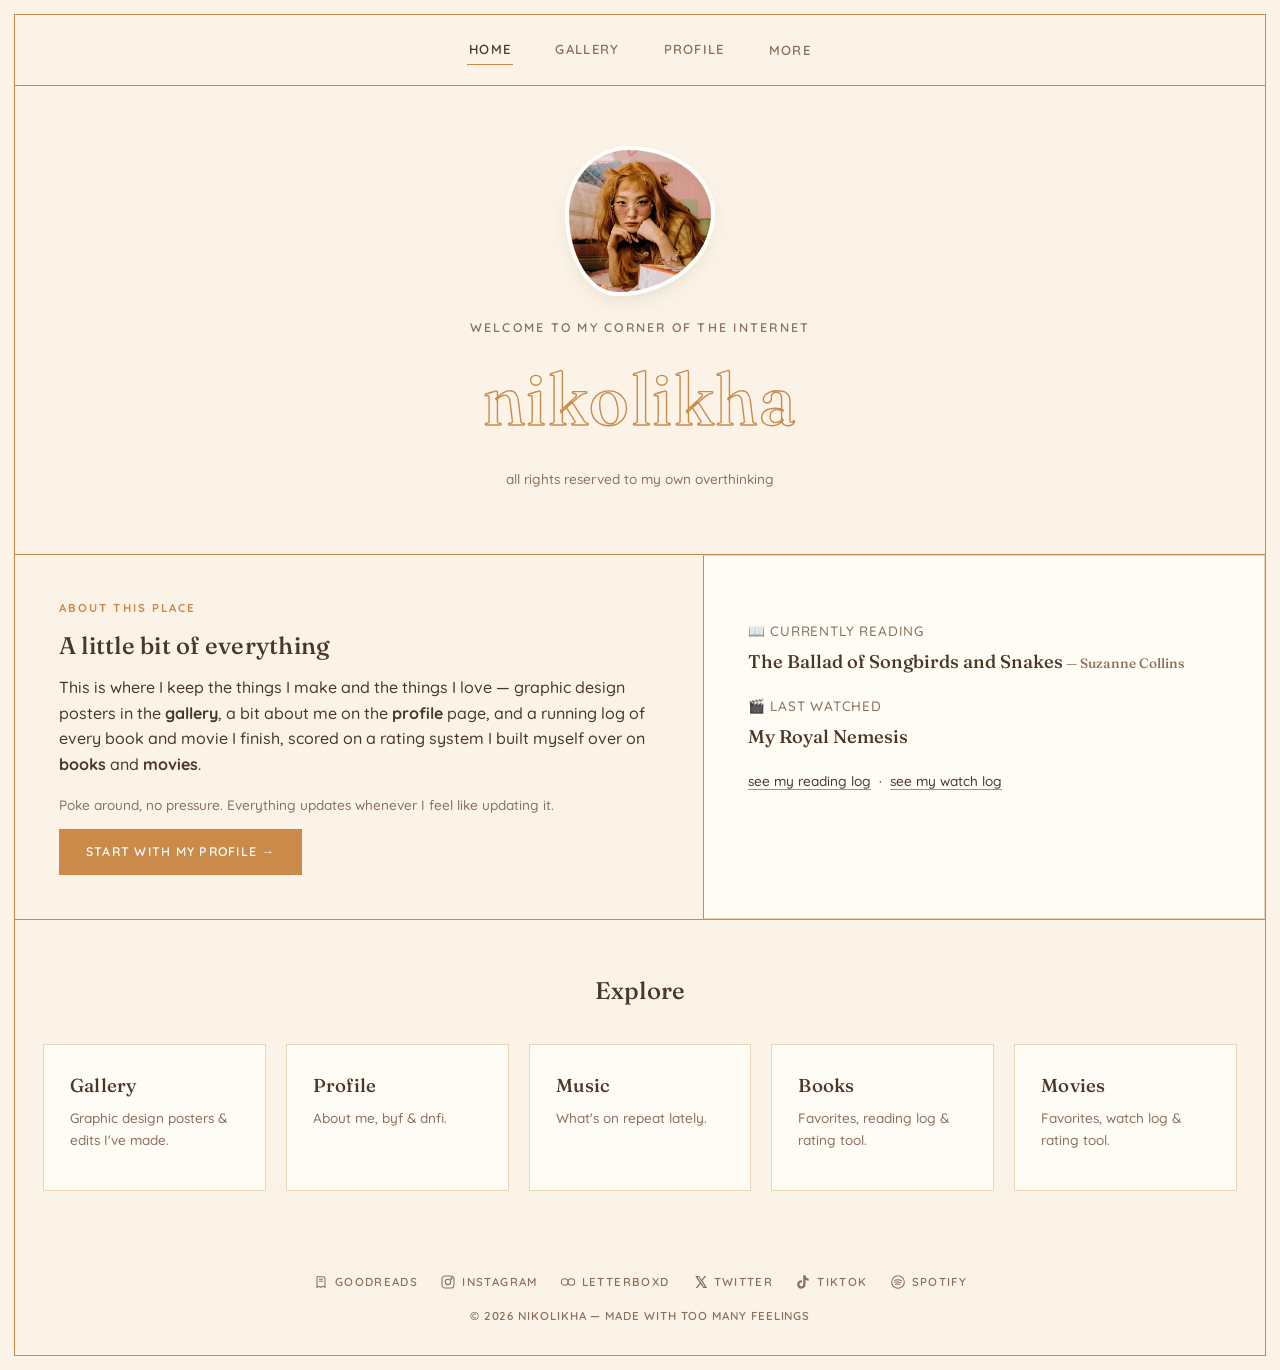
<file: index.html>
<!DOCTYPE html>
<html lang="en">
<head>
<meta charset="UTF-8">
<meta name="viewport" content="width=device-width, initial-scale=1.0">
<title>nikolikha</title>
<meta name="description" content="Personal archive & fan corner — gallery, profile, books, movies, and music.">
<link rel="stylesheet" href="css/style.css">
</head>
<body data-page="index.html">
<div class="site-frame">

  <div id="site-nav"></div>

  <header class="hero">
    <div class="avatar avatar-lg" role="img" aria-label="Profile picture"></div>
    <span class="hero-sub">welcome to my corner of the internet</span>
    <h1 class="hero-title">nikolikha</h1>
    <p class="muted small">all rights reserved to my own overthinking</p>
  </header>

  <section>
    <div class="grid-2">
      <div class="reveal">
        <span class="eyebrow">About this place</span>
        <h2>A little bit of everything</h2>
        <p>This is where I keep the things I make and the things I love — graphic design
        posters in the <a href="gallery.html"><strong>gallery</strong></a>,
        a bit about me on the <a href="profile.html"><strong>profile</strong></a> page, and
        a running log of every book and movie I finish, scored on a rating system I built
        myself over on <a href="books.html"><strong>books</strong></a> and
        <a href="movies.html"><strong>movies</strong></a>.</p>
        <p class="muted small">Poke around, no pressure. Everything updates whenever I feel like updating it.</p>
        <a class="btn btn-primary" href="profile.html">Start with my profile →</a>
      </div>
      <div class="card">
        <div style="display:flex;flex-direction:column;gap:16px;margin-top:18px;">
          <div>
            <span class="small muted" style="letter-spacing:.06em;text-transform:uppercase;">📖 Currently Reading</span>
            <p style="margin:4px 0 0;font-family:var(--display);font-size:1.15rem;">The Ballad of Songbirds and Snakes<span class="muted small"> — Suzanne Collins</span></p>
          </div>
          <div>
            <span class="small muted" style="letter-spacing:.06em;text-transform:uppercase;">🎬 Last Watched</span>
            <p style="margin:4px 0 0;font-family:var(--display);font-size:1.15rem;">My Royal Nemesis</p>
          </div>
        </div>
        <p class="small" style="margin-top:18px;">
          <a href="books.html" style="border-bottom:1px solid var(--peach-deep);">see my reading log</a>
          &nbsp;·&nbsp;
          <a href="movies.html" style="border-bottom:1px solid var(--peach-deep);">see my watch log</a>
        </p>
      </div>
    </div>
  </section>

  <section class="section-pad">
    <h2 class="center">Explore</h2>
    <div class="link-grid reveal" style="display:grid;grid-template-columns:repeat(auto-fit,minmax(200px,1fr));gap:20px;margin-top:34px;">
      <a class="card card-pad" href="gallery.html">
        <h3 style="margin-bottom:6px;">Gallery</h3>
        <p class="small muted mt-0">Graphic design posters &amp; edits I've made.</p>
      </a>
      <a class="card card-pad" href="profile.html">
        <h3 style="margin-bottom:6px;">Profile</h3>
        <p class="small muted mt-0">About me, byf &amp; dnfi.</p>
      </a>
      <a class="card card-pad" href="music.html">
        <h3 style="margin-bottom:6px;">Music</h3>
        <p class="small muted mt-0">What's on repeat lately.</p>
      </a>
      <a class="card card-pad" href="books.html">
        <h3 style="margin-bottom:6px;">Books</h3>
        <p class="small muted mt-0">Favorites, reading log &amp; rating tool.</p>
      </a>
      <a class="card card-pad" href="movies.html">
        <h3 style="margin-bottom:6px;">Movies</h3>
        <p class="small muted mt-0">Favorites, watch log &amp; rating tool.</p>
      </a>
    </div>
  </section>

  <div id="site-footer"></div>
</div>

<script src="js/config.js"></script>
<script src="js/site.js"></script>
</body>
</html>
</file>
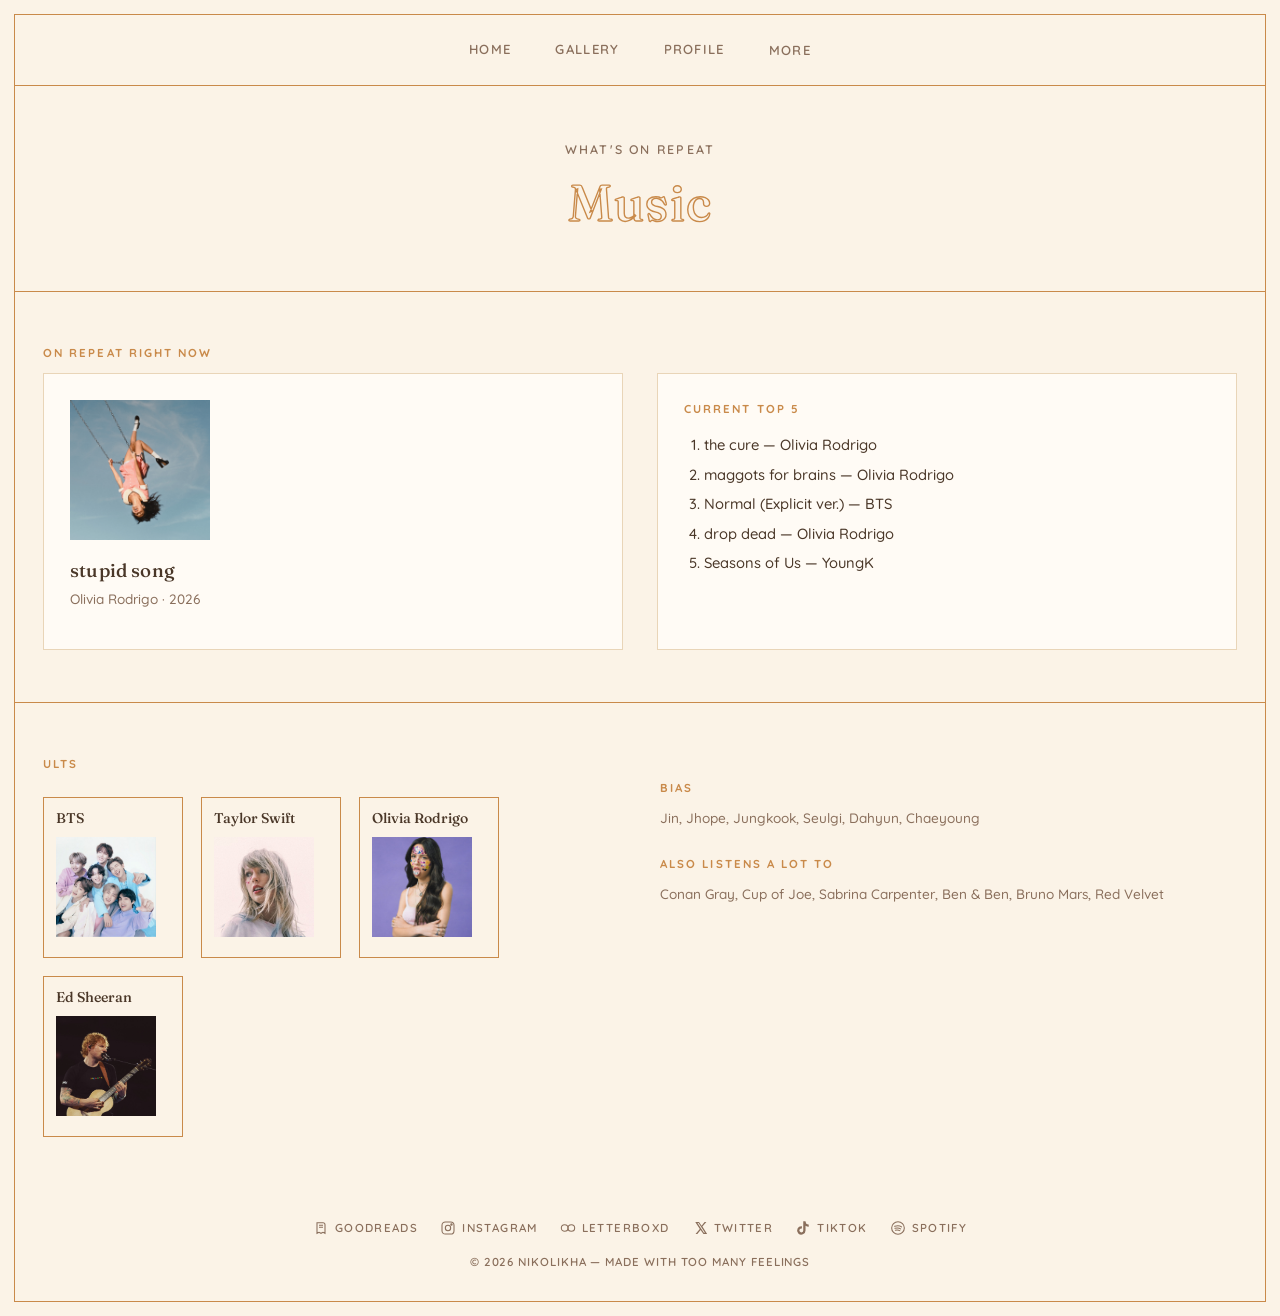
<file: music.html>
<!DOCTYPE html>
<html lang="en">
<head>
<meta charset="UTF-8">
<meta name="viewport" content="width=device-width, initial-scale=1.0">
<title>Music — nikolikha</title>
<link rel="stylesheet" href="css/style.css">
</head>
<body data-page="music.html">
<div class="site-frame">
  <div id="site-nav"></div>

  <header class="hero" style="padding:50px 28px 40px;">
    <span class="hero-sub">what's on repeat</span>
    <h1 class="hero-title" style="font-size:clamp(2rem,5vw,3.2rem);">Music</h1>
  </header>

  <section class="section-pad">
    <span class="eyebrow">On repeat right now</span>
    <div class="cols-2">
      <div class="card card-pad reveal">
        <div class="track-cover" style="width:140px;height:140px;margin-bottom:16px;">
          <a href="https://open.spotify.com/track/4LfCY65LvojKjWEnU7fNN4?si=32cd5200f358474c">
            <img src="assets\top-song-cover.png">
          </a>
        </div>
        <h3 style="margin-bottom:2px;">stupid song</h3>
        <p class="small muted mt-0">Olivia Rodrigo &middot; 2026</p>
      </div>
      <div class="card card-pad reveal">
        <span class="eyebrow">Current Top 5</span>
        <ol class="track-list" style="margin-top:12px;">
          <li><a href="https://open.spotify.com/track/55pBIZO1cqoldeqpp5WR7H?si=6d6eb845afcc4d99">the cure &mdash; Olivia Rodrigo</a></li>
          <li><a href="https://open.spotify.com/track/22l7ocwYpEYGvYpM9T2C5K?si=b3197ffc4f7a4bd6">maggots for brains &mdash; Olivia Rodrigo </a></li>
          <li><a href="https://open.spotify.com/track/4B4Q7zfd0aHcuhQBfCRnH5?si=65f94d9fb0d9415c">Normal (Explicit ver.) &mdash; BTS</a></li>
          <li><a href="https://open.spotify.com/track/0yO9QD2Ga7eUzqnNYsSSPo?si=dd20160f2ff940ff">drop dead &mdash; Olivia Rodrigo</a></li>
          <li><a href="https://open.spotify.com/track/4psgarxEXbzJjShiFkTmcW?si=33fb47a6e6884ecd">Seasons of Us &mdash; YoungK</a></li>
        </ol>
      </div>
    </div>
  </section>

  <section class="section-pad">
    <div class="favorites-row">
      <div>
        <span class="eyebrow">Ults</span>
        <div class="top4-grid">
          <div class="top4-box reveal">
            <div class="top4-head"><span class="top4-name">BTS</span></div>
            <div><img class="top4-photo-square" src ="assets/ult-1.jpg"></div>
          </div>
          <div class="top4-box reveal">
            <div class="top4-head"><span class="top4-name">Taylor Swift</span></div>
            <div><img class="top4-photo-square" src ="assets/ult-2.jpg"></div>
          </div>
          <div class="top4-box reveal">
            <div class="top4-head"><span class="top4-name">Olivia Rodrigo</span></div>
            <div><img class="top4-photo-square" src ="assets/ult-3.jpg"></div>
          </div>
          <div class="top4-box reveal">
            <div class="top4-head"><span class="top4-name">Ed Sheeran</span></div>
            <div class><img class="top4-photo-square" src ="assets/ult-4.jpg"></div>
          </div>
        </div>
      </div>

      <div>
        <div class="cat-grid">
          <div class="cat-block reveal">
            <span class="eyebrow">Bias</span>
            <p class="muted small">Jin, Jhope, Jungkook, Seulgi, Dahyun, Chaeyoung</p>
            <br>
            <span class="eyebrow">Also listens a lot to</span>
            <p class="muted small">Conan Gray, Cup of Joe, Sabrina Carpenter, Ben & Ben, Bruno Mars, Red Velvet</p>
          </div>
        </div>
      </div>
    </div>
  </section>

  <div id="site-footer"></div>
</div>

<script src="js/config.js"></script>
<script src="js/site.js"></script>
</body>
</html>
</file>
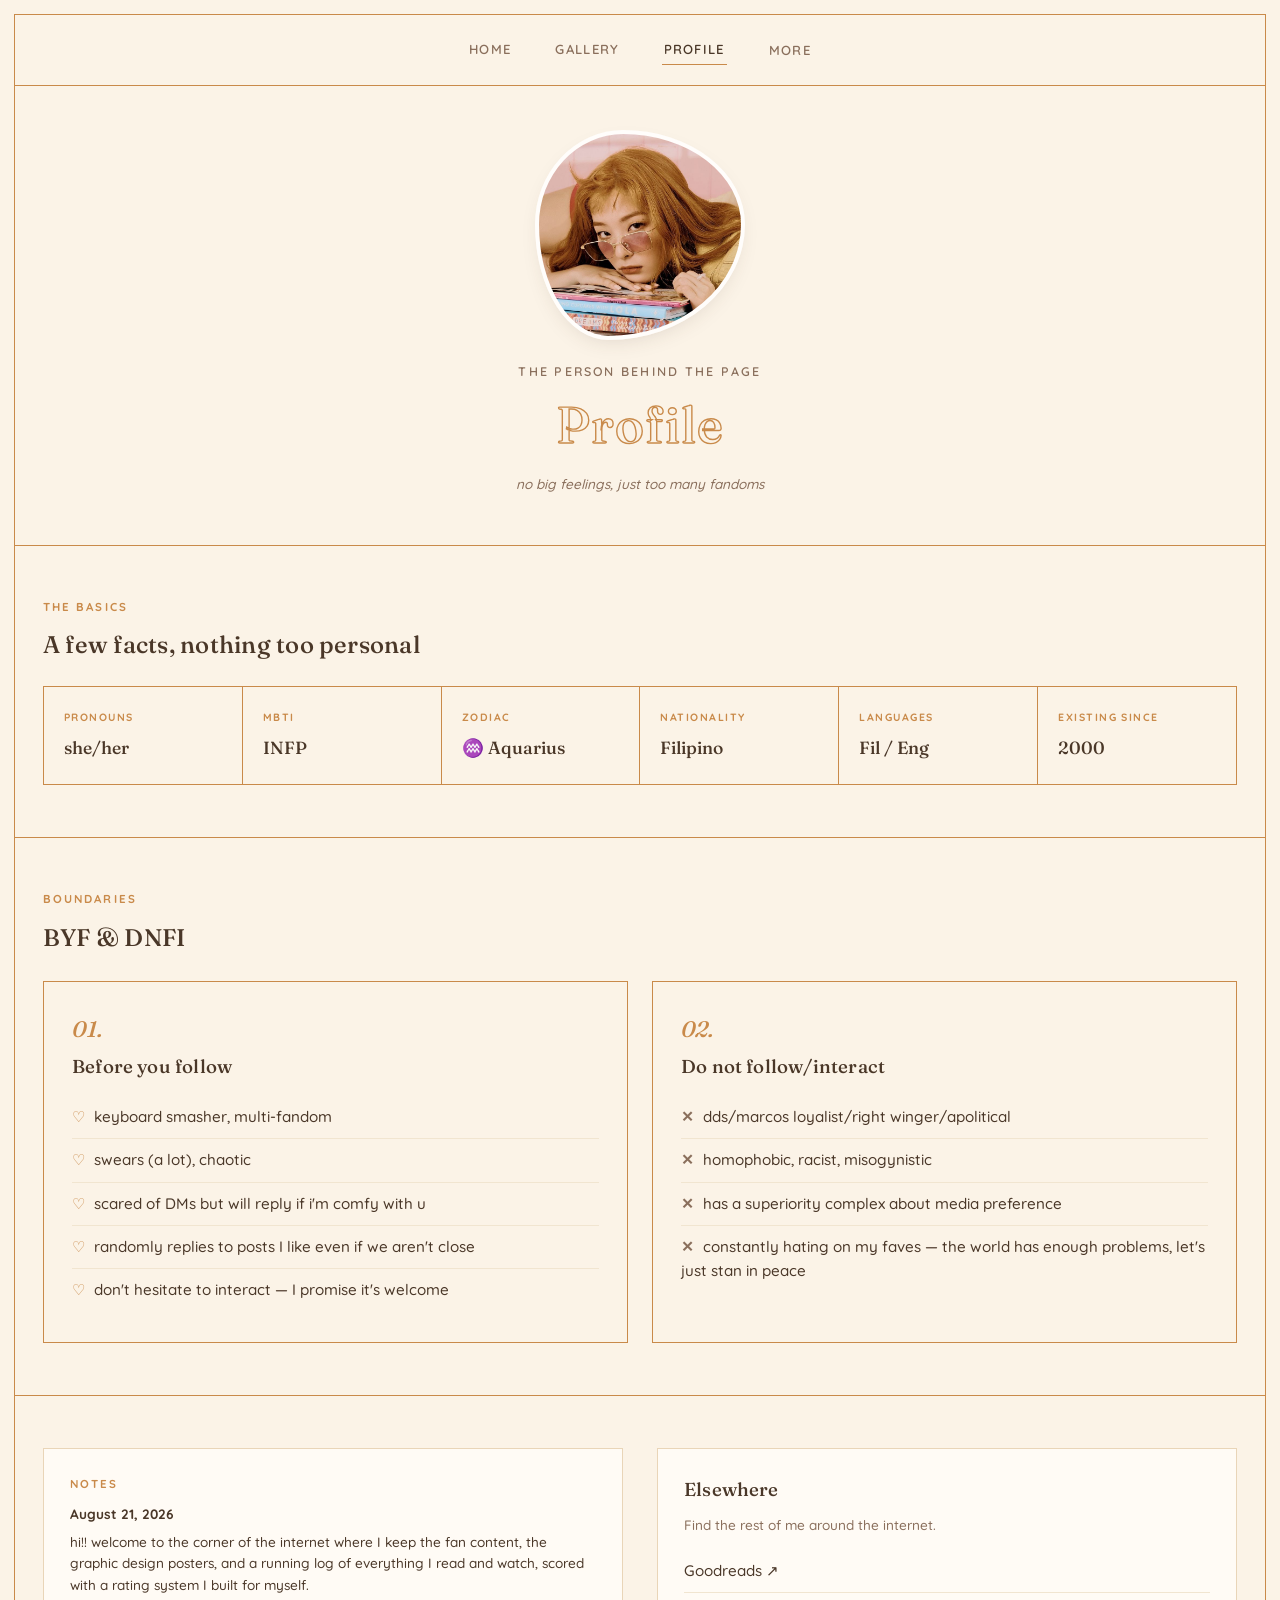
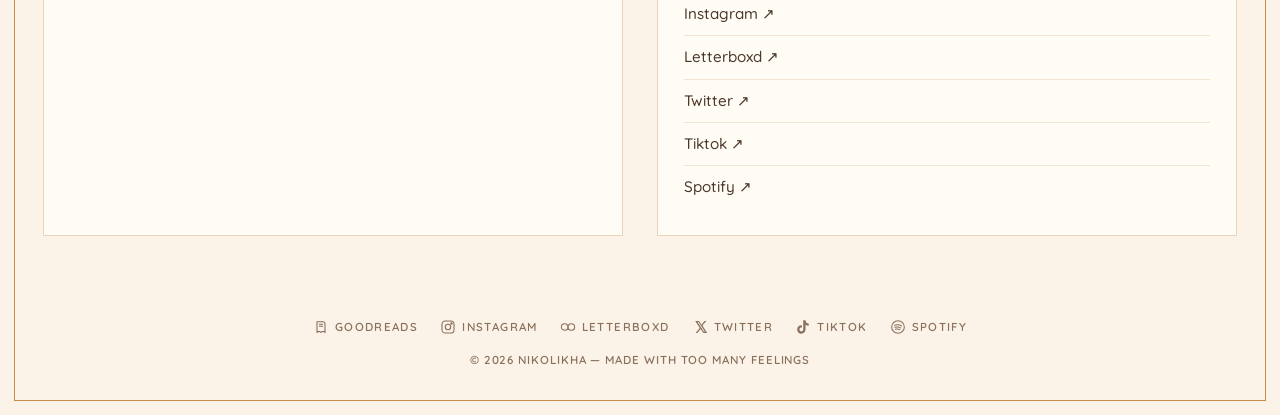
<file: profile.html>
<!DOCTYPE html>
<html lang="en">
<head>
<meta charset="UTF-8">
<meta name="viewport" content="width=device-width, initial-scale=1.0">
<title>Profile — nikolikha</title>
<link rel="stylesheet" href="css/style.css">
</head>
<body data-page="profile.html">
<div class="site-frame">
  <div id="site-nav"></div>

  <header class="hero" style="padding:44px 28px 36px;">
    <div class="avatar avatar-profile" role="img" aria-label="Profile picture"></div>
    <span class="hero-sub">the person behind the page</span>
    <h1 class="hero-title" style="font-size:clamp(2rem,5vw,3.2rem);">Profile</h1>
    <p class="muted small" style="font-style:italic;">no big feelings, just too many fandoms</p>
  </header>

  <section class="section-pad">
    <span class="eyebrow">The basics</span>
    <h2>A few facts, nothing too personal</h2>
    <div class="info-grid reveal">
      <div class="info-box">
        <span class="info-label">Pronouns</span>
        <span class="info-value">she/her</span>
      </div>
      <div class="info-box">
        <span class="info-label">MBTI</span>
        <span class="info-value">INFP</span>
      </div>
      <div class="info-box">
        <span class="info-label">Zodiac</span>
        <span class="info-value">♒ Aquarius</span>
      </div>
      <div class="info-box">
        <span class="info-label">Nationality</span>
        <span class="info-value">Filipino</span>
      </div>
      <div class="info-box">
        <span class="info-label">Languages</span>
        <span class="info-value">Fil / Eng</span>
      </div>
      <div class="info-box">
        <span class="info-label">Existing since</span>
        <span class="info-value">2000</span>
      </div>
    </div>
  </section>

  <section class="section-pad">
    <span class="eyebrow">Boundaries</span>
    <h2>BYF &amp; DNFI</h2>
    <div class="boundary-grid">
      <div class="boundary-box reveal">
        <span class="boundary-num">01.</span>
        <h3 style="margin-bottom:14px;">Before you follow</h3>
        <ul class="pill-list byf-list">
          <li>keyboard smasher, multi-fandom</li>
          <li>swears (a lot), chaotic</li>
          <li>scared of DMs but will reply if i'm comfy with u</li>
          <li>randomly replies to posts I like even if we aren't close</li>
          <li>don't hesitate to interact — I promise it's welcome</li>
        </ul>
      </div>
      <div class="boundary-box reveal">
        <span class="boundary-num">02.</span>
        <h3 style="margin-bottom:14px;">Do not follow/interact</h3>
        <ul class="pill-list dni-list">
          <li>dds/marcos loyalist/right winger/apolitical</li>
          <li>homophobic, racist, misogynistic</li>
          <li>has a superiority complex about media preference</li>
          <li>constantly hating on my faves — the world has enough problems, let's just stan in peace</li>
        </ul>
      </div>
    </div>
  </section>

  <section class="section-pad">
    <div class="cols-2">
      <div class="card card-pad reveal">
        <span class="eyebrow">Notes</span>
        <p class="small" style="margin-bottom:6px;"><strong>August 21, 2026</strong></p>
        <p class="small">hi!! welcome to the corner of the internet where I keep the fan content,
        the graphic design posters, and a running log of everything I read and watch, scored with a rating
        system I built for myself.</p>
      </div>
      <div class="card card-pad reveal">
        <h3 style="margin-bottom:10px;">Elsewhere</h3>
        <p class="small muted">Find the rest of me around the internet.</p>
        <ul class="pill-list" id="profile-socials"></ul>
      </div>
    </div>
  </section>

  <div id="site-footer"></div>
</div>

<script src="js/config.js"></script>
<script src="js/site.js"></script>
<script>
  document.addEventListener("DOMContentLoaded", () => {
    const list = document.getElementById("profile-socials");
    list.innerHTML = SITE_CONFIG.socials
      .filter(s => s.url)
      .map(s => `<li><a href="${s.url}" target="_blank" rel="noopener">${s.label} ↗</a></li>`)
      .join("") || `<li class="muted">Add your links in js/config.js</li>`;
  });
</script>
</body>
</html>
</file>
<file: css/style.css>
@import url('https://fonts.googleapis.com/css2?family=Fraunces:ital,opsz,wght@0,9..144,400;0,9..144,500;0,9..144,600;1,9..144,500&family=Quicksand:wght@400;500;600;700&display=swap');

:root{
  /* --- core palette --- */
  --peach:       #F2CA9C;   /* primary*/
  --peach-deep:  #C98A4A;   /* deepened peach*/
  --blush:       #E7B7A6;   /* secondary accent*/
  --sage:        #AFC1A0;   /* tertiary accent*/

  /* --- feedback --- */
  --error:       #B3453D;

  /* --- derived neutrals --- */
  --cream:       #FBF3E7;
  --cream-deep:  #F3E2C9;
  --card:        #FFFBF5;
  --ink:         #4A3728;
  --ink-soft:    #8A6F5C;
  --line:        #E9D5B8;
  --line-soft:   #F1E5D0;
  --white:       #FFFDFB;

  /* --- type --- */
  --display: 'Fraunces', serif;
  --sans: 'Quicksand', sans-serif;

  /* --- misc --- */
  --radius: 2px;
  --shadow: 0 8px 24px -12px rgba(74, 55, 40, 0.22);
  --maxw: 1040px;
}

*, *::before, *::after{ box-sizing: border-box; }

html{ scroll-behavior: smooth; }

body{
  margin:0;
  background: var(--cream);
  color: var(--ink);
  font-family: var(--sans);
  font-weight: 500;
  line-height: 1.6;
  -webkit-font-smoothing: antialiased;
}

img{ max-width:100%; display:block; }

a{ color: inherit; text-decoration:none; }

::selection{ background: var(--peach); color: var(--ink); }

h1,h2,h3,h4{
  font-family: var(--display);
  font-weight: 500;
  margin: 0 0 .4em;
  color: var(--ink);
  letter-spacing: .01em;
}

p{ margin: 0 0 1em; }

.wrap{
  max-width: var(--maxw);
  margin: 0 auto;
  padding: 0 28px;
}

a:focus-visible, button:focus-visible, input:focus-visible, select:focus-visible{
  outline: 2px solid var(--peach-deep);
  outline-offset: 3px;
}

@media (prefers-reduced-motion: reduce){
  *{ animation-duration: .001ms !important; animation-iteration-count: 1 !important; transition-duration: .001ms !important; scroll-behavior: auto !important; }
}

/* ============================================================
   SITE FRAME
   ============================================================ */
.site-frame{
  border: 1px solid var(--peach-deep);
  margin: 14px;
  min-height: calc(100vh - 28px);
  display:flex;
  flex-direction:column;
  background: var(--cream);
}

/* ============================================================
   NAV
   ============================================================ */
.site-nav{ border-bottom: 1px solid var(--peach-deep); }
.site-nav .wrap{
  display:flex;
  align-items:center;
  justify-content:center;
  gap: 40px;
  padding: 20px 28px;
  flex-wrap: wrap;
  position: relative;
}
.site-nav a{
  font-family: var(--sans);
  font-weight: 600;
  font-size: .82rem;
  letter-spacing: .1em;
  text-transform: uppercase;
  color: var(--ink-soft);
  padding: 4px 2px;
  border-bottom: 1px solid transparent;
  transition: color .2s ease, border-color .2s ease;
}
.site-nav a:hover, .site-nav a[aria-current="page"]{
  color: var(--ink);
  border-bottom-color: var(--peach-deep);
}
.site-nav .nav-more{ position: relative; }
.nav-more-panel{
  display:none;
  position:absolute;
  top: 100%;
  left: 50%;
  transform: translateX(-50%);
  background: var(--card);
  border: 1px solid var(--peach-deep);
  padding: 10px 0;
  min-width: 170px;
  box-shadow: var(--shadow);
  z-index: 20;
  margin-top: 14px;
}
.nav-more:hover .nav-more-panel,
.nav-more:focus-within .nav-more-panel{ display:block; }
.nav-more-panel a{
  display:block;
  padding: 8px 20px;
  border-bottom: none !important;
  text-align:center;
}
.nav-more-panel a:hover{ background: var(--cream-deep); }

/* ============================================================
   HERO
   ============================================================ */
.hero{
  text-align:center;
  padding: 60px 28px 50px;
  border-bottom: 1px solid var(--peach-deep);
  position: relative;
}
.hero-title{
  font-size: clamp(2.6rem, 7vw, 4.6rem);
  color: transparent;
  -webkit-text-stroke: 1.4px var(--peach-deep);
  letter-spacing: .02em;
  margin-bottom: .15em;
}
.hero-sub{
  font-family: var(--sans);
  font-weight: 600;
  font-size: .78rem;
  letter-spacing: .18em;
  text-transform: uppercase;
  color: var(--ink-soft);
}
.hero-flower{ width: 110px; margin: 20px auto 0; opacity:.9; }

/* ============================================================
   AVATAR 
   ============================================================ */
.avatar{
  width: 96px; height: 96px;
  border-radius: 42% 58% 65% 35% / 45% 45% 55% 55%;
  background-image: url('../assets/avatar.jpg'), linear-gradient(155deg, var(--peach), var(--blush));
  background-size: cover, cover;
  background-position: center, center;
  border: 3px solid var(--white);
  box-shadow: var(--shadow);
  flex-shrink: 0;
  margin: 0 auto 18px;
}
.avatar-lg{ width: 150px; height: 150px; border-width: 4px; }
.avatar-profile{
  width: 210px; height: 210px; border-width: 4px;
  background-image: url('../assets/avatar-profile.jpg'), linear-gradient(155deg, var(--peach), var(--blush));
}
.avatar-inline{ margin: 0; }

/* ============================================================
   SECTION / CARD PRIMITIVES
   ============================================================ */
section{ border-bottom: 1px solid var(--peach-deep); }
section:last-of-type{ border-bottom: none; }

.section-pad{ padding: 52px 28px; }

.eyebrow{
  font-family: var(--sans);
  font-weight: 700;
  font-size: .72rem;
  letter-spacing: .18em;
  text-transform: uppercase;
  color: var(--peach-deep);
  margin-bottom: 10px;
  display:block;
}

.grid-2{
  display:grid;
  grid-template-columns: 1.1fr .9fr;
  min-height: 340px;
}
@media (max-width: 780px){ .grid-2{ grid-template-columns: 1fr; } }
.grid-2 > div{ padding: 44px; }
.grid-2 > div + div{ border-left: 1px solid var(--peach-deep); }
@media (max-width: 780px){
  .grid-2 > div + div{ border-left:none; border-top: 1px solid var(--peach-deep); }
}

.panel-dark{ background: var(--peach); color: var(--ink); }
.panel-dark h2, .panel-dark h3{ color: var(--ink); }

.quote-box{
  border: 1px dashed var(--ink-soft);
  padding: 22px 24px;
  font-family: var(--display);
  font-style: italic;
  font-size: 1.02rem;
  line-height: 1.7;
}

/* swatch legend */
.swatches{ display:flex; flex-direction:column; gap: 22px; justify-content:center; height:100%; }
.swatch{ display:flex; align-items:center; gap:16px; }
.swatch-dot{ width: 44px; height:44px; border-radius:50%; flex-shrink:0; box-shadow: inset 0 0 0 1px rgba(0,0,0,.06); }
.swatch-code{ font-family: var(--sans); font-size:.78rem; letter-spacing:.05em; color: var(--ink-soft); }
.swatch-label{ font-size:.72rem; text-transform:uppercase; letter-spacing:.12em; color: var(--ink-soft); }

/* buttons */
.btn{
  display:inline-flex;
  align-items:center;
  gap:8px;
  font-family: var(--sans);
  font-weight: 600;
  font-size:.78rem;
  letter-spacing:.1em;
  text-transform:uppercase;
  padding: 12px 26px;
  border: 1px solid var(--ink);
  color: var(--ink);
  background: transparent;
  cursor:pointer;
  transition: all .2s ease;
}
.btn:hover{ background: var(--ink); color: var(--white); }
.btn-light{ border-color: var(--ink); color: var(--ink); }
.btn-light:hover{ background: var(--ink); color: var(--white); }
.btn-primary{ background: var(--peach-deep); border-color: var(--peach-deep); color: var(--white); }
.btn-primary:hover{ background: var(--ink); border-color: var(--ink); }

/* cards */
.card{ background: var(--card); border: 1px solid var(--line); }
.card-pad{ padding: 26px; }

/* tags/pills */
.tag{
  display:inline-block;
  font-size:.68rem;
  font-weight:600;
  letter-spacing:.08em;
  text-transform:uppercase;
  padding: 4px 10px;
  border: 1px solid var(--peach-deep);
  color: var(--ink-soft);
  margin: 0 6px 6px 0;
}

/* ============================================================
   FOOTER
   ============================================================ */
.site-footer{
  padding: 30px 28px;
  text-align:center;
  font-size:.72rem;
  font-weight:600;
  letter-spacing:.08em;
  text-transform:uppercase;
  color: var(--ink-soft);
}
.site-footer .socials{ display:flex; justify-content:center; gap: 22px; margin-bottom: 14px; }
.site-footer .socials a{ display:inline-flex; align-items:center; gap:6px; letter-spacing:.12em; border-bottom: 1px solid transparent; }
.site-footer .socials a:hover{ border-bottom-color: var(--peach-deep); color:var(--ink); }
.site-footer svg{ width:16px; height:16px; }

/* ============================================================
   UTILITIES
   ============================================================ */
.center{ text-align:center; }
.mt-0{ margin-top:0; }
.muted{ color: var(--ink-soft); }
.small{ font-size:.85rem; }
.divider{ height:1px; background: var(--peach-deep); border:none; margin: 40px 0; }
.reveal{ opacity:0; transform: translateY(14px); transition: opacity .6s ease, transform .6s ease; }
.reveal.is-visible{ opacity:1; transform:none; }

/* two-col responsive helper */
.cols-2{ display:grid; grid-template-columns: 1fr 1fr; gap: 34px; }
@media (max-width: 700px){ .cols-2{ grid-template-columns: 1fr; } }

/* profile lists */
.pill-list{ list-style:none; margin:0; padding:0; }
.pill-list li{ padding: 9px 0; border-bottom: 1px solid var(--line-soft); font-size: .95rem; }
.pill-list li:last-child{ border-bottom:none; }

/* bullet variants: heart for BYF (welcoming), x for DNI (boundaries) */
.byf-list li::before{ content:"♡"; margin-right:9px; color: var(--peach-deep); }
.dni-list li::before{ content:"✕"; margin-right:9px; font-weight:700; color: var(--ink-soft); }
.byf-list li, .dni-list li{ border-bottom-color: rgba(74,55,40,.12); }

/* ============================================================
   PROFILE — editorial info grid + numbered boundary boxes
   (thin-line, moodboard-inspired treatment)
   ============================================================ */
.info-grid{
  display:grid;
  grid-template-columns: repeat(auto-fit, minmax(150px, 1fr));
  gap: 1px;
  background: var(--peach-deep);
  border: 1px solid var(--peach-deep);
  margin-top: 22px;
}
.info-box{ background: var(--cream); padding: 22px 20px; }
.info-label{
  font-size:.66rem; font-weight:700; letter-spacing:.14em; text-transform:uppercase;
  color: var(--peach-deep); display:block; margin-bottom: 8px;
}
.info-value{ font-family: var(--display); font-size: 1.1rem; }

.boundary-grid{ display:grid; grid-template-columns: 1fr 1fr; gap: 24px; margin-top: 24px; }
@media (max-width: 700px){ .boundary-grid{ grid-template-columns: 1fr; } }
.boundary-box{ border: 1px solid var(--peach-deep); padding: 30px 28px; }
.boundary-num{
  font-family: var(--display); font-style: italic; font-size: 1.4rem;
  color: var(--peach-deep); display:block; margin-bottom: 4px;
}
.byf-list li, .dni-list li{ border-bottom-color: var(--line-soft); }

/* ============================================================
   TOP 4 FAVORITES (books.html / movies.html / music.html)
   numbered photo-box grid, inspired by the moodboard references
   ============================================================ */
.top4-grid{
  display:flex;
  flex-wrap: wrap;
  gap: 18px;
  margin-top: 24px;
}
.top4-box{ border: 1px solid var(--peach-deep); padding: 12px; width: 140px; flex-shrink:0; }
.top4-head{ display:flex; flex-direction:column; gap:2px; margin-bottom: 10px; }
.top4-num{ font-family: var(--display); font-style: italic; color: var(--peach-deep); font-size: 0.82rem; }
.top4-name{ font-family: var(--display); font-size: .88rem; line-height:1.2; }
.top4-photo-square{
  width: 100px; height: 100px;
  margin-bottom: 8px;
  aspect-ratio: 1 / 1; 
  object-fit: cover; 
}
.top4-photo{
  width: 75x; height: 112.5px;
  height: auto;
  margin-bottom: 8px;
  aspect-ratio: 1 / 1.5; 
  object-fit: cover; 
}
.top4-sub{ font-size:.68rem; color: var(--ink-soft); }

/* two-column layout: top4 grid beside categories, since the boxes are now narrow */
.favorites-row{
  display:grid;
  grid-template-columns: 1fr 1fr;
  gap: 20px 40px;
  align-items: start;
}
@media (max-width: 820px){
  .favorites-row{ grid-template-columns: 1fr; }
}

/* current / last read / watch / listened — sits above the top4 grid */
.current-card{
  border: 1px solid var(--peach-deep);
  padding: 26px 28px;
  display:flex;
  gap: 22px;
  align-items:center;
  flex-wrap: wrap;
}
.current-photo{
  max-width: 100px; max-height: 150px; flex-shrink:0;
  height: auto;
  background: linear-gradient(155deg, var(--peach), var(--blush));
  aspect-ratio: 1/1.5;
  object-fit: cover; 
}

/* category lists — mirrors the carrd's sectioned tag lists (ults, ships, etc.) */
.cat-grid{
  display:grid;
  grid-template-columns: repeat(auto-fit, minmax(220px, 1fr));
  gap: 30px 36px;
  margin-top: 24px;
}
.cat-block p{ margin:0; }

/* ============================================================
   RATER TOGGLE (books.html / movies.html) — collapsed by default
   ============================================================ */
.rater-cta{
  display:flex;
  align-items:center;
  justify-content:space-between;
  gap: 20px;
  background: var(--card);
  border: 1px solid var(--line);
  padding: 22px 26px;
  flex-wrap: wrap;
}
.rater-cta p{ margin:0; }
.rater-panel{ margin-top: 30px; }
.rater-panel.is-collapsed{ display:none; }

/* ============================================================
   RATING TOOL internals
   ============================================================ */
.rt-toggle{ display:inline-flex; border: 1px solid var(--ink); margin-bottom: 30px; }
.rt-toggle button{
  font-family: var(--sans); font-weight:600; font-size:.76rem; letter-spacing:.1em;
  text-transform:uppercase; padding: 10px 22px; border:none; background: transparent;
  color: var(--ink); cursor:pointer;
}
.rt-toggle button.active{ background: var(--ink); color: var(--white); }

.rt-title-row{ display:flex; gap: 14px; margin-bottom: 34px; flex-wrap: wrap; }
.rt-title-row input[type="text"]{
  flex: 1 1 260px; font-family: var(--display); font-size: 1.2rem; padding: 10px 4px;
  border: none; border-bottom: 1px solid var(--peach-deep); background: transparent; color: var(--ink);
}
.rt-title-row input[type="text"]:focus{ outline:none; border-bottom-color: var(--ink); }
.rt-title-row input[type="text"].field-error{ border-bottom-color: var(--error); }

.rt-error{ color: var(--error); background: rgba(179,69,61,.1); border: 1px solid var(--error);
  padding: 10px 14px; font-size: .8rem; line-height:1.5; margin-top: 14px; }

.rt-category{ background: var(--card); padding: 22px 26px; margin-bottom: 18px; }
.rt-category-head{ display:flex; justify-content:space-between; align-items:baseline; margin-bottom: 8px; }
.rt-category-head h4{ margin:0; font-size:1.15rem; }
.rt-catweight{ font-size:.75rem; letter-spacing:.06em; color: var(--ink-soft); }

.rt-question{ padding: 12px 0; border-top: 1px solid var(--line-soft); }
.rt-question:first-of-type{ border-top:none; }
.rt-qtext{ margin: 0 0 8px; font-size: .92rem; }
.rt-options{ display:flex; flex-wrap:wrap; gap: 10px; }
.rt-opt{
  display:flex; align-items:center; gap:6px; font-size:.78rem; font-weight:600; letter-spacing:.02em;
  padding: 6px 12px; border: 1px solid var(--line); cursor:pointer; background: var(--white);
  transition: all .15s ease;
}
.rt-opt:has(input:checked){ background: var(--peach-deep); border-color: var(--peach-deep); color: var(--white); }
.rt-opt input{ accent-color: var(--peach-deep); }

.rt-result{ position: sticky; top: 14px; background: var(--peach); color: var(--ink); padding: 26px; }
.rt-result h3{ color: var(--ink); margin-bottom: 4px; }
.rt-score-big{ font-family: var(--display); font-size: 3rem; line-height: 1; margin: 6px 0 2px; }
.rt-stars{ font-size: 1.3rem; letter-spacing: .1em; color: var(--peach-deep); }
.rt-grade{ font-size:.85rem; letter-spacing:.04em; margin-top:4px; }
.rt-progress{ font-size:.72rem; font-weight:600; letter-spacing:.06em; text-transform:uppercase; opacity:.8; margin-top:14px; }

.rt-bars{ margin-top: 18px; display:flex; flex-direction:column; gap:10px; }
.rt-bar-row{ display:grid; grid-template-columns: 1fr; gap:2px; font-size:.72rem; }
.rt-bar-label{ letter-spacing:.02em; font-family: var(--display); }
.rt-bar-track{ height:6px; background: rgba(74,55,40,.18); }
.rt-bar-fill{ height:100%; transition: width .3s ease; }
.rt-bar-score{ opacity:.85; }

/* step-by-step rating wizard */
.rt-wizard{ max-width: 900px; margin: 0 auto; }

.rt-wizard-head{
  display:flex;
  align-items:flex-end;
  justify-content:space-between;
  gap:20px;
  margin-bottom:14px;
}

.rt-step-title{
  font-size:clamp(1.35rem,3vw,2rem);
  font-weight:700;
  margin-top:4px;
}

.rt-step-count{
  font-size:.9rem;
  opacity:.7;
  white-space:nowrap;
}

.rt-progress-track{
  height:5px;
  background:rgba(0,0,0,.10);
  border-radius:99px;
  overflow:hidden;
  margin-bottom:24px;
}

.rt-progress-fill{
  height:100%;
  width:0;
  background:var(--peach-deep);
  transition:width .25s ease;
}

.rt-wizard .rt-category{ margin-bottom:0; }

.rt-wizard-actions{
  display:flex;
  align-items:center;
  justify-content:space-between;
  gap:12px;
  margin-top:24px;
}

.rt-answer-progress{
  text-align:center;
  flex:1;
}

.rt-final-result{ margin-top:28px; }

.rt-final-result[hidden]{ display:none; }

.rt-final-result .rt-result{
  max-width:700px;
  margin:0 auto;
}

.rt-wizard .rt-title-row{ margin-bottom:22px; }

.rt-wizard .rt-title-row input{ width:100%; }

.sc-bar-head{
  display:flex;
  align-items:center;
  justify-content:space-between;
  gap:12px;
  margin-bottom:5px;
}

.sc-bar-head strong{
  font-size:.9rem;
  white-space:nowrap;
}

@media (max-width:600px){
  .rt-wizard-actions{ flex-wrap:wrap; }

  .rt-answer-progress{
    order:3;
    flex-basis:100%;
  }

  .rt-step-title{ font-size:1.25rem; }
}

/* share modal + downloadable result card */
.share-modal{
  position: fixed; inset:0; background: rgba(74,55,40,.85); display:none;
  align-items:center; justify-content:center; z-index: 100; padding: 30px; overflow-y: auto;
}
.share-modal.is-open{ display:flex; }
.share-modal-inner{ background: var(--cream); max-width: 460px; width:100%; padding: 30px; position:relative; }
.share-modal-close{ position:absolute; top:10px; right:14px; background:none; border:none; font-size:1.4rem; cursor:pointer; color: var(--ink); z-index: 2; }
.share-modal-actions{ display:flex; gap:12px; margin-top:20px; }
.share-modal-actions .btn{ flex:1; justify-content:center; }

.share-card{ background: var(--peach); color: var(--ink); padding: 34px 30px; border: 1px solid var(--peach-deep); text-align:center; font-family: var(--sans); }
.sc-eyebrow{ font-size:.68rem; font-weight:700; letter-spacing:.18em; text-transform:uppercase; opacity:.8; margin-bottom: 10px; }
.sc-title{ font-family: var(--display); font-size: 1.6rem; line-height:1.25; margin-bottom: 14px; word-break: break-word; }
.sc-score{ font-family: var(--display); font-size: 3.4rem; line-height:1; }
.sc-score-max{ font-size: 1.2rem; opacity:.7; }
.sc-stars{ font-size: 1.2rem; letter-spacing:.08em; color: var(--peach-deep); margin-top: 6px; }
.sc-grade{ font-size:.85rem; letter-spacing:.04em; margin-top: 6px; margin-bottom: 20px; }
.sc-bars{ display:flex; flex-direction:column; gap: 8px; text-align:left; }
.sc-bar-row{ font-size:.66rem; letter-spacing:.02em; }
.sc-bar-row span{ display:block; margin-bottom: 3px; opacity:.85; }
.sc-bar-track{ height: 5px; background: rgba(74,55,40,.2); }
.sc-bar-fill{ height:100%; }
.sc-watermark{ margin-top: 24px; padding-top: 14px; border-top: 1px solid rgba(74,55,40,.25); font-size:.68rem; font-weight:600; letter-spacing:.12em; text-transform:uppercase; opacity:.8; }

/* ============================================================
   GALLERY
   ============================================================ */
.gallery-grid{ display:grid; grid-template-columns: repeat(auto-fill, minmax(220px, 1fr)); gap: 18px; }
.gallery-item{
  aspect-ratio: 3/4; background: linear-gradient(155deg, var(--peach), var(--blush));
  display:flex; align-items:center; justify-content:center; text-align:center; padding: 20px;
  color: var(--ink); font-family: var(--display); font-size: 1.1rem; cursor:pointer;
  position:relative; overflow:hidden;
}
.gallery-item span{ position:relative; z-index:1; }
.gallery-item::after{ content:""; position:absolute; inset:0; background: rgba(74,55,40,0); transition: background .2s ease; }
.gallery-item:hover::after{ background: rgba(74,55,40,.12); }

.lightbox{
  position: fixed; inset:0; background: rgba(74,55,40,.85); display:none;
  align-items:center; justify-content:center; z-index: 100; padding: 30px;
}
.lightbox.is-open{ display:flex; }
.lightbox-inner{ background: var(--cream); max-width: 640px; width:100%; padding: 34px; position:relative; }
.lightbox-close{ position:absolute; top:14px; right:18px; background:none; border:none; font-size:1.4rem; cursor:pointer; color: var(--ink); }

/* ============================================================
   TRACKLIST (music.html)
   ============================================================ */
.track-card{ display:flex; gap:22px; align-items:flex-start; }
.track-cover{ width: 110px; height:110px; flex-shrink:0; background: linear-gradient(160deg, var(--peach), var(--sage)); }
.track-list{ list-style: decimal; padding-left: 20px; margin:0; }
.track-list li{ padding: 3px 0; font-size:.92rem; }
</file>
